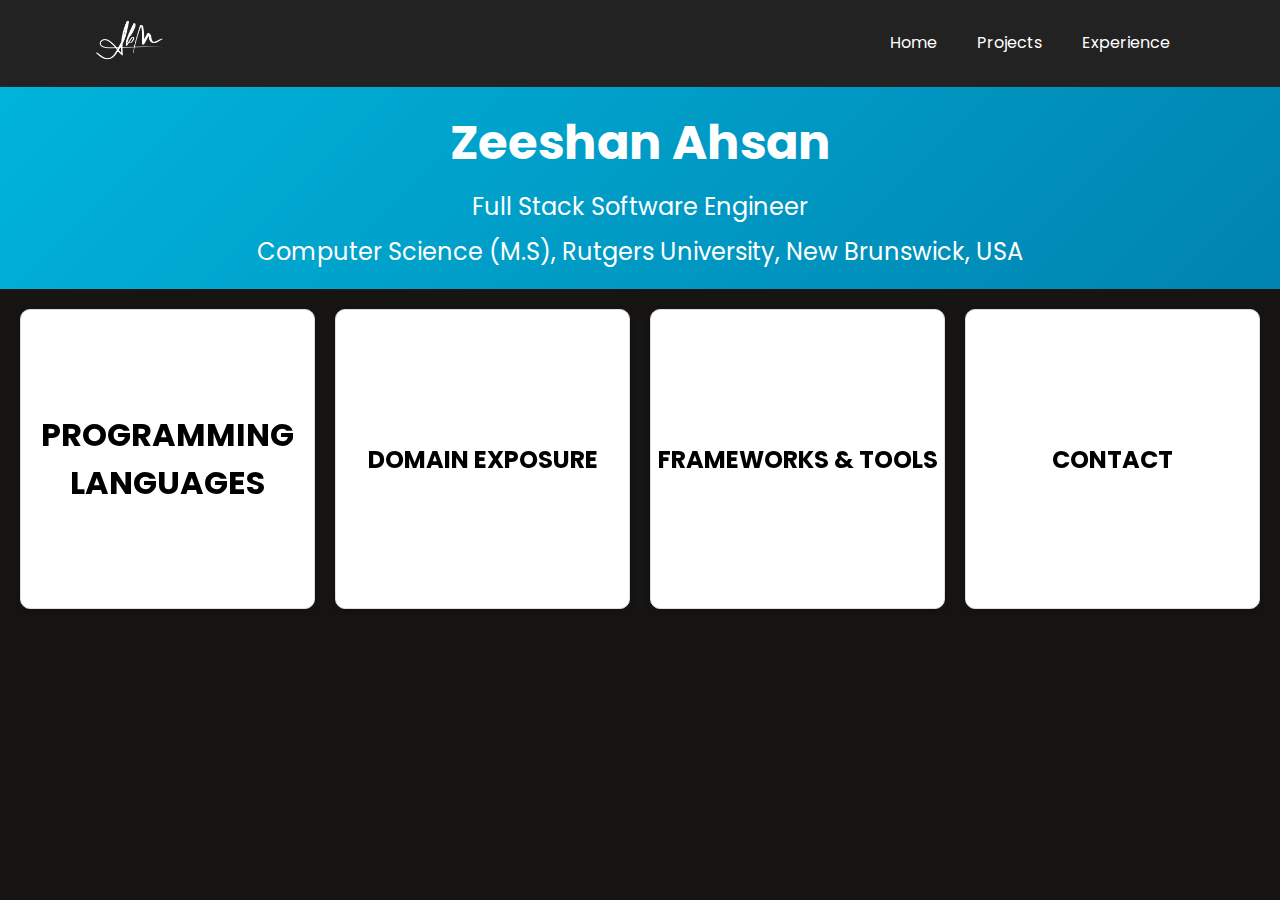
<file: index.html>
<!DOCTYPE html>
<html lang="en">
  <head>
    <meta charset="UTF-8" />
    <meta name="viewport" content="width=device-width, initial-scale=1.0" />

    <link
      href="https://fonts.googleapis.com/css2?family=Poppins:wght@400;500;600;700;800&display=swap"
      rel="stylesheet"
    />
    <title>Zeeshan Portfolio Website</title>

    <link rel="stylesheet" href="./static/style.css" />
    <style>
      body,
      html {
        margin: 0;
        padding: 0;
        width: 100%;
        height: 100%;
        font-family: "Poppins", sans-serif;
      }

      .mycontainer {
        display: flex;
        justify-content: space-between;
        align-items: center;
        padding: 10px;
        box-sizing: border-box;
        flex-wrap: wrap;
      }

      .card {
        flex: 1;
        margin: 10px;
        perspective: 1000px;
        max-width: 30%;
        box-sizing: border-box;
      }

      .card-inner {
        position: relative;
        width: 100%;
        height: 300px;
        text-align: center;
        transition: transform 0.6s;
        transform-style: preserve-3d;
        box-shadow: 0 4px 8px 0 rgba(0, 0, 0, 0.2);
        cursor: pointer;
      }

      .card:hover .card-inner,
      .card.active .card-inner {
        transform: rotateY(180deg);
      }

      .card-front,
      .card-back {
        position: absolute;
        width: 100%;
        height: 100%;
        backface-visibility: hidden;
        display: flex;
        align-items: center;
        justify-content: center;
        border-radius: 10px;
      }

      .card-front {
        background-color: #ffffff;
        color: black;
      }

      .card-back {
        background-color: #18b5af;
        color: white;
        transform: rotateY(180deg);
      }

      .about-text h2 {
        margin: 10px 0;
        padding: 5px 0;
      }

      .profile {
        display: flex;
        flex-direction: column;
        align-items: center;
        justify-content: center;
        height: auto;
        background: linear-gradient(135deg, #00b4db, #0083b0);
        color: white;
        padding: 20px;
        box-sizing: border-box;
        text-align: center;
      }

      .profile h1 {
        margin: 0;
        font-size: 3em;
      }

      .profile p {
        margin: 10px 0 0;
        font-size: 1.5em;
      }

      @media (max-width: 768px) {
        .mycontainer {
          flex-direction: column;
          align-items: flex-start;
        }

        .card {
          max-width: 100%;
          margin: 10px 0;
        }

        .profile h1 {
          font-size: 2em;
        }

        .profile p {
          font-size: 1em;
        }
      }
    </style>
  </head>
  <body>
    <header>
      <nav>
        <div class="logo">
          <img src="./static/logo.png" alt="logo" />
        </div>
        <div class="navbar">
          <div><a href="./index.html">Home</a></div>
          <div><a href="./projects.html">Projects</a></div>
          <div><a href="./experience.html">Experience</a></div>
        </div>
      </nav>
    </header>
    <section class="profile">
      <h1>Zeeshan Ahsan</h1>
      <p>Full Stack Software Engineer</p>
      <p>Computer Science (M.S), Rutgers University, New Brunswick, USA</p>
    </section>
    <section class="mycontainer about">
      <div class="card">
        <div class="card-inner">
          <div class="card-front">
            <h1>PROGRAMMING LANGUAGES</h1>
          </div>
          <div class="card-back">
            <h4>Java, Python, C++, TypeScript, Kotlin, SQL, Git</h4>
          </div>
        </div>
      </div>
      <div class="card">
        <div class="card-inner">
          <div class="card-front">
            <h2>DOMAIN EXPOSURE</h2>
          </div>
          <div class="card-back">
            <h4>Distributed Systems, Microservice Architecture, Service Oriented Architecture, System Design,
              Data Structures & Algorithms, Test Driven Development, Pair Programming, Machine Learning, Artificial Intelligence.
            </h4>
          </div>
        </div>
      </div>
      <div class="card">
        <div class="card-inner">
          <div class="card-front">
            <h2>FRAMEWORKS & TOOLS</h2>
          </div>
          <div class="card-back">
            <h4>
              Python, FastAPI, Django, React, D3.js, PyTest, REST API, Java, Spring Boot, SOAP Webservices, Git, Jenkins, Docker, Kubernetes, SQL, PostgreSQL, Linux, Maven, AWS DynamoDB, Redis, AWS, GitHub Actions, Swagger, Junit, TestNG, Elasticsearch, Logstash, Kibana, Apache Kafka, Solace MQ, Kotlin, C++, Locust, Artifactory, Terraform, NumPy, Pandas, PyTorch.
            </h4>
          </div>
        </div>
      </div>
      <div class="card">
        <div class="card-inner">
          <div class="card-front">
            <h2>CONTACT</h2>
          </div>
          <div class="card-back">
            <h4>
              Email :
              <a color: white;href="zeeshan.ahsan15@gmail.com">zeeshan.ahsan15@gmail.com</a>
              <br>
              <a color: white;href="z.ahsan@rutgers.edu">z.ahsan@rutgers.edu</a>
              <br>
              <br>
              Mobile : +1-848-313-4738
            </h4>
          </div>
        </div>
      </div>
    </section>
    <script>
      let activeCard = null;

      document.querySelectorAll(".card").forEach((card) => {
        card.addEventListener("click", function () {
          if (activeCard && activeCard !== card) {
            activeCard.classList.remove("active");
          }

          card.classList.toggle("active");
          activeCard = card.classList.contains("active") ? card : null;
        });
      });
    </script>
  </body>
</html>
</file>
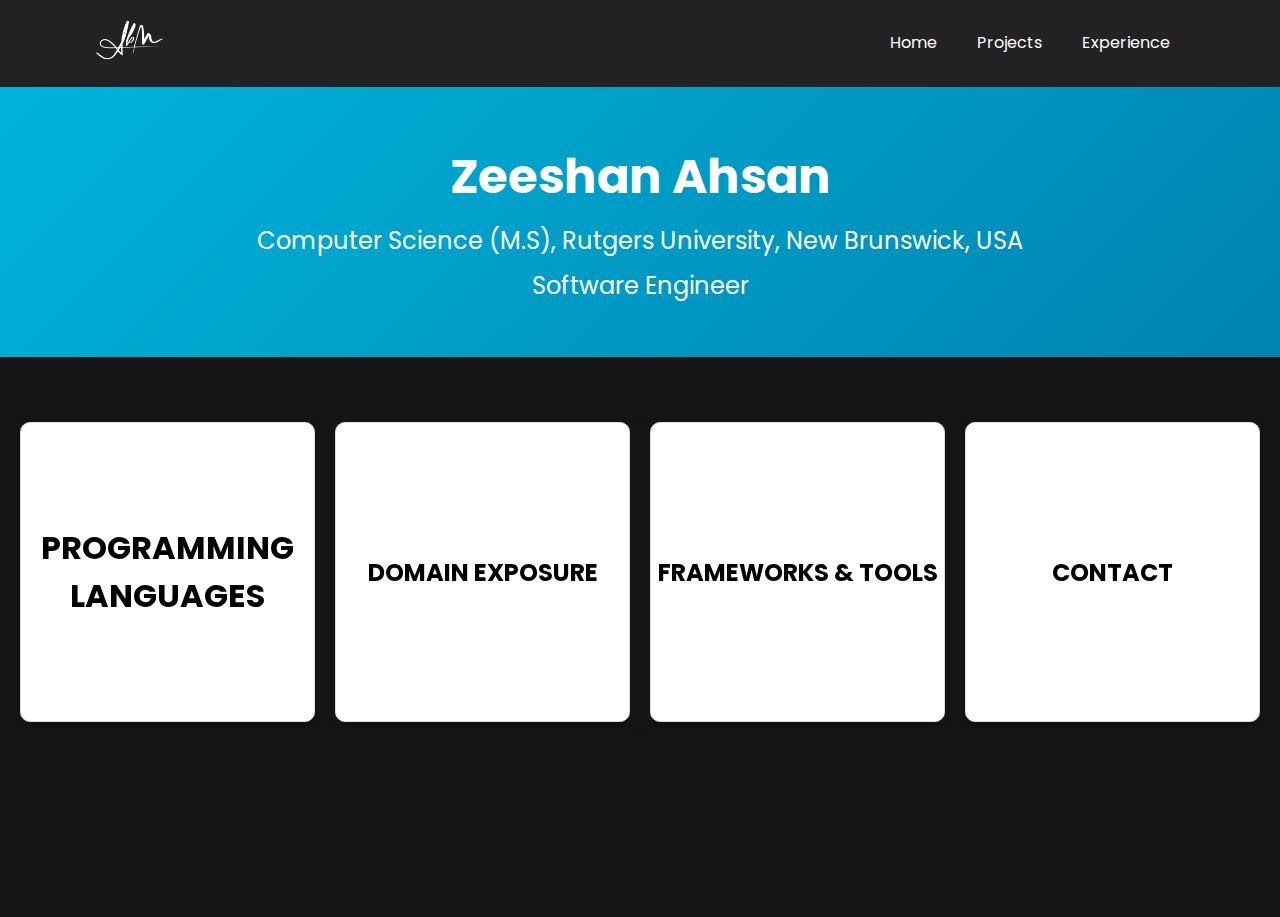
<file: bkp.html>
<!DOCTYPE html>
<html lang="en">
  <head>
    <meta charset="UTF-8" />
    <meta name="viewport" content="width=device-width, initial-scale=1.0" />

    <link
      href="https://fonts.googleapis.com/css2?family=Poppins:wght@400;500;600;700;800&display=swap"
      rel="stylesheet"
    />
    <title>Zeeshan Portfolio Website</title>

    <link rel="stylesheet" href="./static/style.css" />
    <style>
      body,
      html {
        margin: 0;
        padding: 0;
        width: 100%;
        height: 100%;
        overflow: hidden;
      }

      .mycontainer {
        display: flex;
        justify-content: space-between;
        align-items: center;
        height: 60vh;
        padding: 10px;
        box-sizing: content-box;
      }

      .card {
        flex: 1;
        margin: 0 10px;
        perspective: 1000px;
        max-width: 40%;
      }

      .card-inner {
        position: relative;
        width: 100%;
        height: 300px;
        text-align: center;
        transition: transform 0.6s;
        transform-style: preserve-3d;
        box-shadow: 0 4px 8px 0 rgba(0, 0, 0, 0.2);
        cursor: pointer;
      }

      .card:hover .card-inner {
        transform: rotateY(180deg);
      }

      .card-front,
      .card-back {
        position: absolute;
        width: 100%;
        height: 100%;
        backface-visibility: hidden;
        display: flex;
        align-items: center;
        justify-content: center;
        border-radius: 10px;
      }

      .card-front {
        background-color: #ffffff;
        color: black;
      }

      .card-back {
        background-color: #18b5af;
        color: white;
        transform: rotateY(180deg);
      }

      .about-text h2 {
        margin: 10px 0;
        padding: 5px 0;
      }

      .profile {
        display: flex;
        flex-direction: column;
        align-items: center;
        justify-content: center;
        height: 30vh;
        background: linear-gradient(135deg, #00b4db, #0083b0);
        color: white;
        padding: 20px;
        box-sizing: border-box;
        text-align: center;
      }

      .profile h1 {
        margin: 0;
        font-size: 3em;
      }

      .profile p {
        margin: 10px 0 0;
        font-size: 1.5em;
      }
    </style>
  </head>
  <body>
    <header>
      <nav>
        <div class="logo">
          <img src="./static/logo.png" alt="logo" />
        </div>
        <div class="navbar">
          <div><a href="./index.html">Home</a></div>
          <div><a href="./projects.html">Projects</a></div>
          <div><a href="./experience.html">Experience</a></div>
        </div>
      </nav>
    </header>
    <section class="profile">
      <h1>Zeeshan Ahsan</h1>
      <p>Computer Science (M.S), Rutgers University, New Brunswick, USA</p>
      <p>Software Engineer</p>
    </section>
    <section class="mycontainer about">
      <div class="card">
        <div class="card-inner">
          <div class="card-front">
            <h1>PROGRAMMING LANGUAGES</h1>
          </div>
          <div class="card-back">
            <h2>C++, Python, Java, Kotlin,SQL, Git</h2>
          </div>
        </div>
      </div>
      <div class="card">
        <div class="card-inner">
          <div class="card-front">
            <h2>DOMAIN EXPOSURE</h2>
          </div>
          <div class="card-back">
            <h3>
              Service Oriented Architecture, Artificial Intelligence, Machine
              Learning, Infrastructure as Code, Distributed Systems,
              Microservice Systems
            </h3>
            <br />
          </div>
        </div>
      </div>
      <div class="card">
        <div class="card-inner">
          <div class="card-front">
            <h2>FRAMEWORKS & TOOLS</h2>
          </div>
          <div class="card-back">
            <h3>
              Spring Boot, REST API's, SOAP Webservices, Android, Django,
              FastAPI, AWS, Linux, PyTorch, D3.js, ELK, Docker, Kubernetes,
              Redis, Terraform, GitHub Actions
            </h3>
          </div>
        </div>
      </div>
      <div class="card">
        <div class="card-inner">
          <div class="card-front">
            <h2>CONTACT</h2>
          </div>
          <div class="card-back">
            <h3>Email : z.ahsan@rutgers.edu</h3>
          </div>
        </div>
      </div>
    </section>
  </body>
</html>
</file>
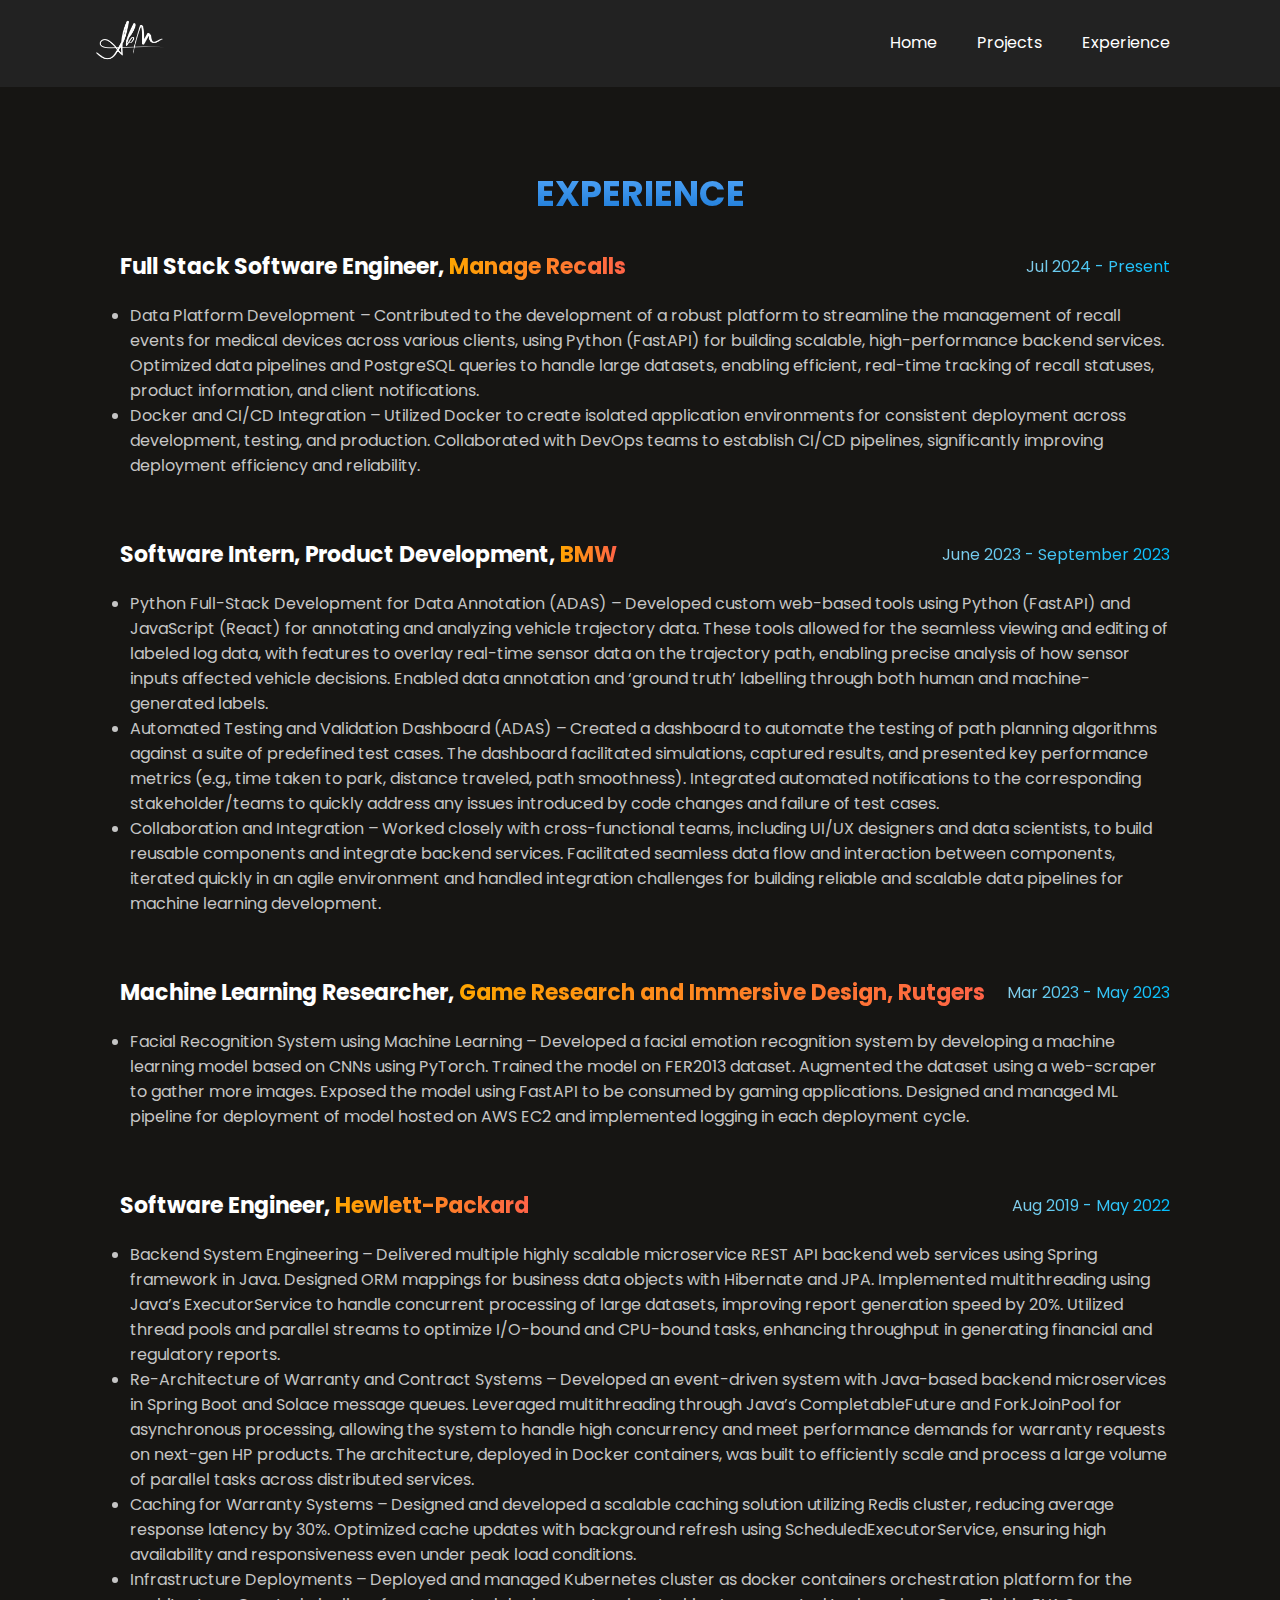
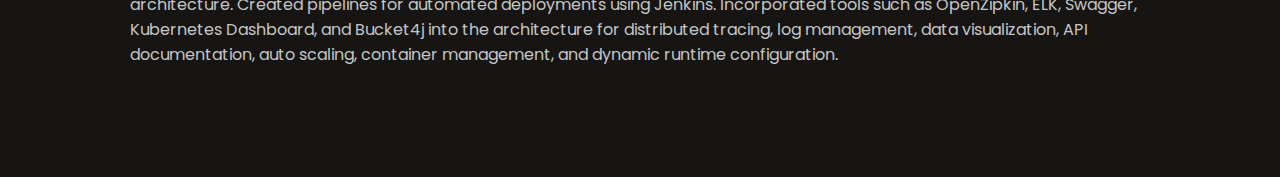
<file: experience.html>
<!DOCTYPE html>
<html lang="en">
  <head>
    <meta charset="UTF-8" />
    <meta name="viewport" content="width=device-width, initial-scale=1.0" />
    <link
      href="https://fonts.googleapis.com/css2?family=Poppins:wght@400;500;600;700;800&display=swap"
      rel="stylesheet"
    />
    <title>Zee's Projects</title>
    <link rel="stylesheet" href="./static/style.css" />
    <style>
      /* Optional CSS to style the list */
      ul {
          list-style-type: disc; /* Default bullet style */
          padding-left: 20px; /* Add some space on the left */
      }
  </style>
  </head>
  <body>
    <header>
      <nav>
        <div class="logo">
          <img src="./static/logo.png" alt="logo" />
        </div>
        <div class="navbar">
          <div><a href="index.html">Home</a></div>
          <div><a href="projects.html">Projects</a></div>
          <div><a href="experience.html">Experience</a></div>
        </div>
      </nav>
    </header>

    <section class="container">
      <h2 class="primary-heading heading-experience">EXPERIENCE</h2>
      <div class="experiences">
        <div class="experience-item">
          <div class="experience-title-container">
            <div class="experience-title">
              Full Stack Software Engineer,
              <span
                style="
                  background-image: linear-gradient(to right, #ffa500, #ff6347);
                  color: transparent;
                  background-clip: text;
                "
                >Manage Recalls</span
              >
            </div>
            <div class="date">
              <span
                style="
                  background-image: linear-gradient(to right, #87ceeb, #00bfff);
                  color: transparent;
                  background-clip: text;
                "
                >Jul 2024 - Present</span
              >
            </div>
          </div>
          <p>
            <ul>
              <li>Data Platform Development – Contributed to the development of a robust platform to streamline the management of recall events for medical devices across various clients, using Python (FastAPI) for building scalable, high-performance backend services. Optimized data pipelines and PostgreSQL queries to handle large datasets, enabling efficient, real-time tracking of recall statuses, product information, and client notifications.</li>
              <li>Docker and CI/CD Integration  – Utilized Docker to create isolated application environments for consistent deployment across development, testing, and production. Collaborated with DevOps teams to establish CI/CD pipelines, significantly improving deployment efficiency and reliability.</li>
            </ul>
          </p>
        </div>
        <div class="experience-item">
          <div class="experience-title-container">
            <div class="experience-title">
              Software Intern, Product Development,
              <span
                style="
                  background-image: linear-gradient(to right, #ffa500, #ff6347);
                  color: transparent;
                  background-clip: text;
                "
                >BMW</span
              >
            </div>
            <div class="date">
              <span
                style="
                  background-image: linear-gradient(to right, #87ceeb, #00bfff);
                  color: transparent;
                  background-clip: text;
                "
                >June 2023 - September 2023</span
              >
            </div>
          </div>
          <p>
            <ul>
              <li>Python Full-Stack Development for Data Annotation (ADAS) – Developed custom web-based tools using Python (FastAPI) and JavaScript (React) for annotating and analyzing vehicle trajectory data. These tools allowed for the seamless viewing and editing of labeled log data, with features to overlay real-time sensor data on the trajectory path, enabling precise analysis of how sensor inputs affected vehicle decisions. Enabled data annotation and ‘ground truth’ labelling through both human and machine-generated labels.</li>
              <li>Automated Testing and Validation Dashboard (ADAS) – Created a dashboard to automate the testing of path planning algorithms against a suite of predefined test cases. The dashboard facilitated simulations, captured results, and presented key performance metrics (e.g., time taken to park, distance traveled, path smoothness). Integrated automated notifications to the corresponding stakeholder/teams to quickly address any issues introduced by code changes and failure of test cases.</li>
              <li>Collaboration and Integration – Worked closely with cross-functional teams, including UI/UX designers and data scientists, to build reusable components and integrate backend services. Facilitated seamless data flow and interaction between components, iterated quickly in an agile environment and handled integration challenges for building reliable and scalable data pipelines for machine learning development.
              </li>
            </ul>
          </p>
        </div>
        <div class="experience-item">
          <div class="experience-title-container">
            <div class="experience-title">
              Machine Learning Researcher,
              <span
                style="
                  background-image: linear-gradient(to right, #ffa500, #ff6347);
                  color: transparent;
                  background-clip: text;
                "
                >Game Research and Immersive Design, Rutgers</span
              >
            </div>
            <div class="date">
              <span
                style="
                  background-image: linear-gradient(to right, #87ceeb, #00bfff);
                  color: transparent;
                  background-clip: text;
                "
                >Mar 2023 - May 2023</span
              >
            </div>
          </div>
          <p>
            <ul>
              <li>Facial Recognition System using Machine Learning – Developed a facial emotion recognition system by developing a machine learning model based on CNNs using PyTorch. Trained the model on FER2013 dataset. Augmented the dataset using a web-scraper to gather more images. Exposed the model using FastAPI to be consumed by gaming applications. Designed and managed ML pipeline for deployment of model hosted on AWS EC2 and implemented logging in each deployment cycle.</li>
            </ul>
          </p>
        </div>
        <div class="experience-item">
          <div class="experience-title-container">
            <div class="experience-title">
              Software Engineer,
              <span
                style="
                  background-image: linear-gradient(to right, #ffa500, #ff6347);
                  color: transparent;
                  background-clip: text;
                "
                >Hewlett-Packard</span
              >
            </div>
            <div class="date">
              <span
                style="
                  background-image: linear-gradient(to right, #87ceeb, #00bfff);
                  color: transparent;
                  background-clip: text;
                "
                >Aug 2019 - May 2022</span
              >
            </div>
          </div>
          <p>
            <ul>
              <li>Backend System Engineering – Delivered multiple highly scalable microservice REST API backend web services using Spring framework in Java. Designed ORM mappings for business data objects with Hibernate and JPA. Implemented multithreading using Java’s ExecutorService to handle concurrent processing of large datasets, improving report generation speed by 20%. Utilized thread pools and parallel streams to optimize I/O-bound and CPU-bound tasks, enhancing throughput in generating financial and regulatory reports.</li>
              <li>Re-Architecture of Warranty and Contract Systems – Developed an event-driven system with Java-based backend microservices in Spring Boot and Solace message queues. Leveraged multithreading through Java’s CompletableFuture and ForkJoinPool for asynchronous processing, allowing the system to handle high concurrency and meet performance demands for warranty requests on next-gen HP products. The architecture, deployed in Docker containers, was built to efficiently scale and process a large volume of parallel tasks across distributed services.</li>
              <li>Caching for Warranty Systems – Designed and developed a scalable caching solution utilizing Redis cluster, reducing average response latency by 30%. Optimized cache updates with background refresh using ScheduledExecutorService, ensuring high availability and responsiveness even under peak load conditions.</li>
              <li>Infrastructure Deployments – Deployed and managed Kubernetes cluster as docker containers orchestration platform for the architecture. Created pipelines for automated deployments using Jenkins. Incorporated tools such as OpenZipkin, ELK, Swagger, Kubernetes Dashboard, and Bucket4j into the architecture for distributed tracing, log management, data visualization, API documentation, auto scaling, container management, and dynamic runtime configuration.</li>
            </ul>
          </p>
        </div>
      </div>
    </section>
  </body>
</html>
</file>
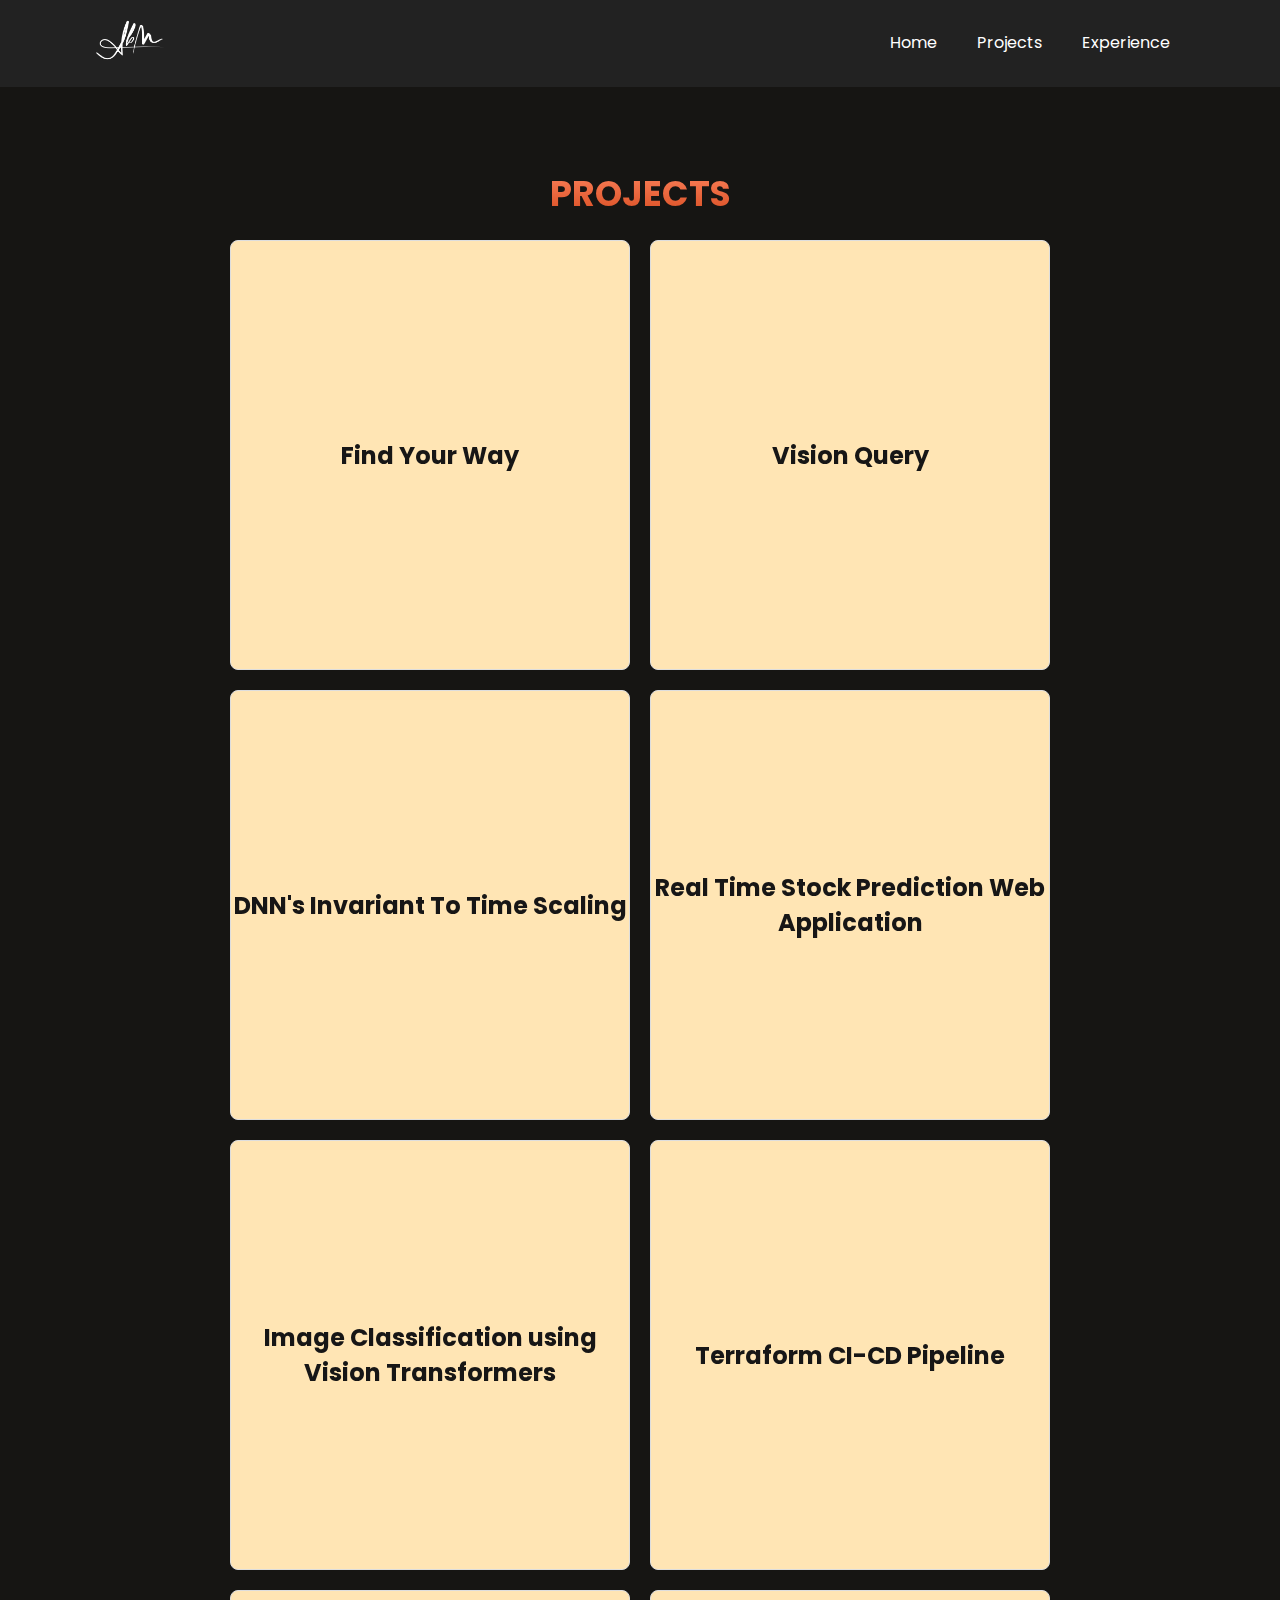
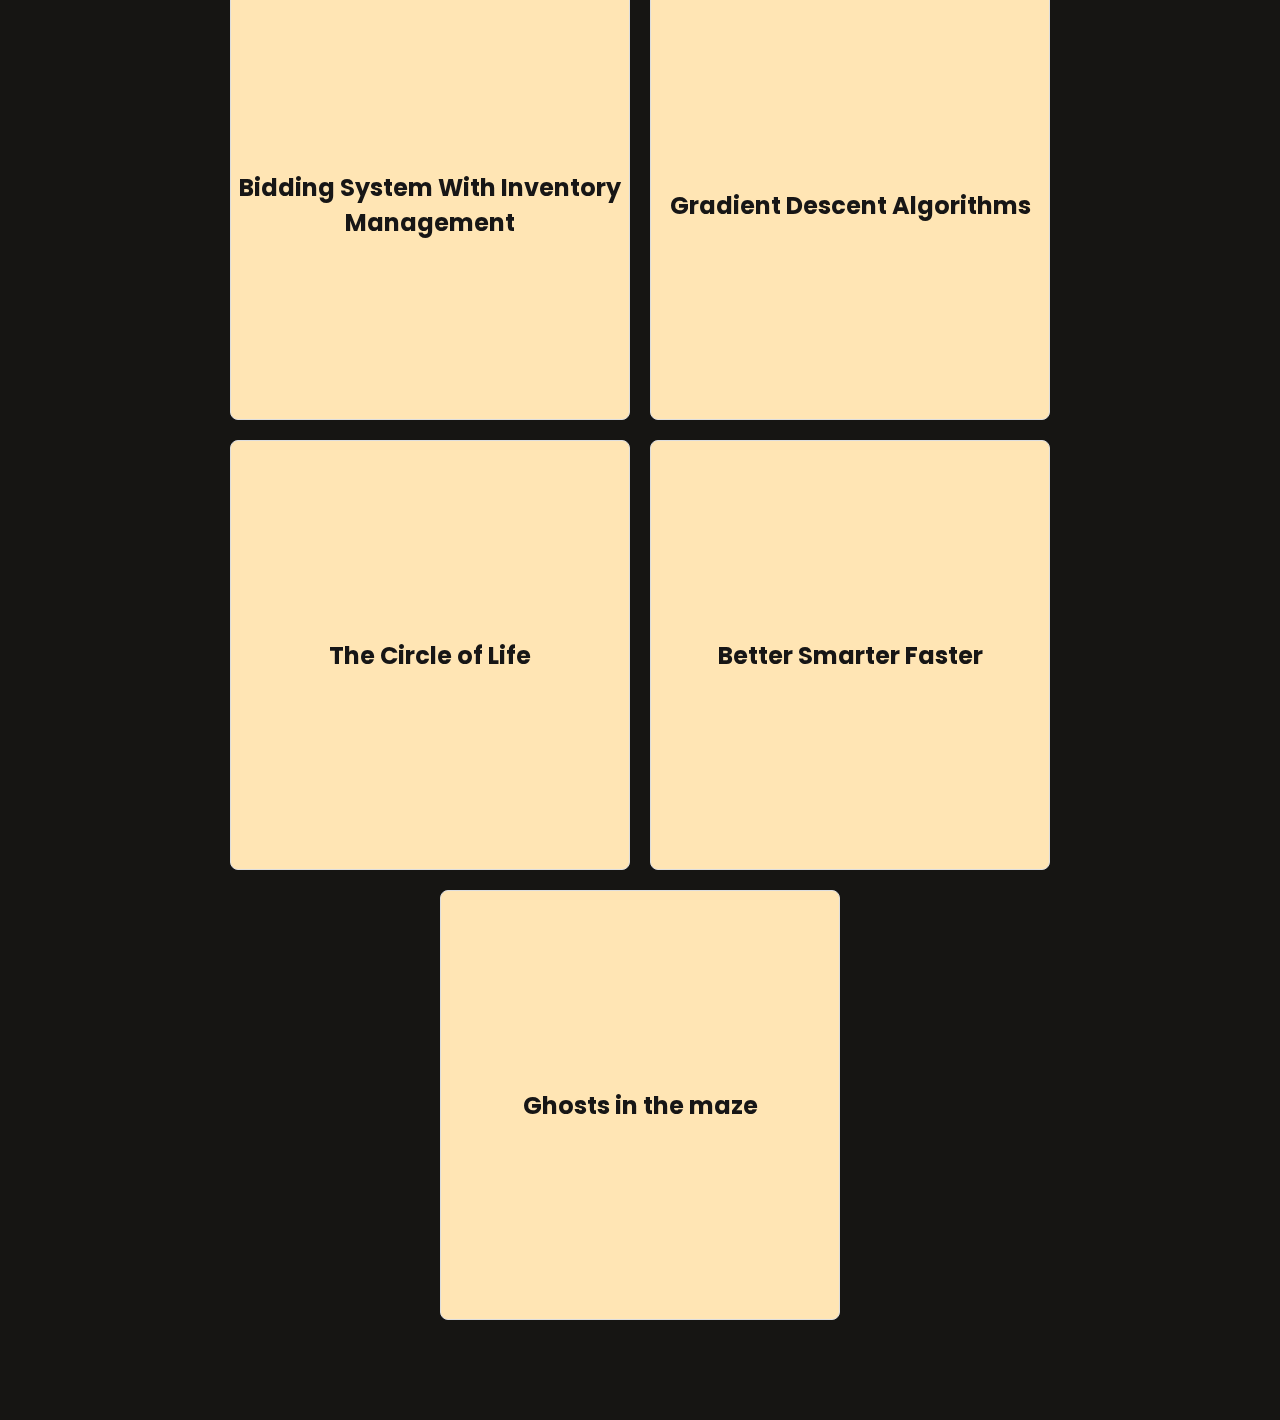
<file: projects.html>
<!DOCTYPE html>
<html lang="en">
  <head>
    <meta charset="UTF-8" />
    <meta name="viewport" content="width=device-width, initial-scale=1.0" />
    <link
      href="https://fonts.googleapis.com/css2?family=Poppins:wght@400;500;600;700;800&display=swap"
      rel="stylesheet"
    />
    <title>Zee's Projects</title>
    <link rel="stylesheet" href="./static/style.css" />
  </head>
  <body>
    <header>
      <nav>
        <div class="logo">
          <img src="./static/logo.png" alt="abm logo" />
        </div>
        <div class="navbar">
          <div><a href="./index.html">Home</a></div>
          <div><a href="./projects.html">Projects</a></div>
          <div><a href="./experience.html">Experience</a></div>
        </div>
      </nav>
    </header>
    <section class="container">
      <h2 class="primary-heading heading-project">PROJECTS</h2>
      <div class="card-container">
        <div class="card">
          <div class="card-inner">
            <div class="card-front">
              <h3 class="card-title">Find Your Way</h3>
            </div>
            <div class="card-back">
              <p class="card-description">
                Academic Final Exam project where a grid environment with walls
                is given, where the exact location of drone has to be found
                without any prior information about the drone location.
              </p>
              <p class="card-tools">
                Areas Explored: AI Agents, Probabilistic Modelling, Python,
                Pandas, Numpy, Djikstra Search, BFS, Randomized Prim's
                Algorithm.
              </p>
              <br />
              <p class="card-tools">
                <a href="https://github.com/zeeshanAhsan1/FindYourWay"
                  >CLICK HERE TO VISIT</a
                >
              </p>
            </div>
          </div>
        </div>
        <div class="card">
          <div class="card-inner">
            <div class="card-front">
              <h3 class="card-title">Vision Query</h3>
            </div>
            <div class="card-back">
              <p class="card-description">
                App made to ask questions about any uploaded image. It works on
                the Vision-and-Language Transformer (ViLT) which has been fine
                tuned on VQAv2 available on Hugging Face. Available in a
                dockerized env as well.
              </p>
              <p class="card-tools">
                Areas Explored: Vision Transformer(ViLT), FastAPI, REST API,
                Swagger, Docker
              </p>
              <br />
              <p class="card-tools">
                <a href="https://github.com/zeeshanAhsan1/Vision-Query"
                  >CLICK HERE TO VISIT</a
                >
              </p>
            </div>
          </div>
        </div>

        <div class="card">
          <div class="card-inner">
            <div class="card-front">
              <h3 class="card-title">DNN's Invariant To Time Scaling</h3>
            </div>
            <div class="card-back">
              <p class="card-description">
                Academic project where Deep Neural Network which is invariant to
                Time Scaling has been explored.
              </p>
              <p class="card-tools">
                Areas Explored: Time-Series Data, SITHCON Network, PyTorch
              </p>
              <br />
              <p class="card-tools">
                <a
                  href="https://github.com/zeeshanAhsan1/DNN-Invariant-To-Time-Scaling"
                  >CLICK HERE TO VISIT</a
                >
              </p>
            </div>
          </div>
        </div>
        <div class="card">
          <div class="card-inner">
            <div class="card-front">
              <h3 class="card-title">
                Real Time Stock Prediction Web Application
              </h3>
            </div>
            <div class="card-back">
              <p class="card-description">
                Academic project where the stock price prediction webapp uses
                LSTM Model trained on historical time series data and makes
                realtime predictions.
              </p>
              <p class="card-tools">
                Areas Explored: Time-Series data, LSTM Network, Keras, d3.js,
                Django
              </p>
              <br />
              <p class="card-tools">
                <a
                  href="https://github.com/zeeshanAhsan1/Realtime-Stock-Prediction-Webapp"
                  >CLICK HERE TO VISIT</a
                >
              </p>
            </div>
          </div>
        </div>
        <div class="card">
          <div class="card-inner">
            <div class="card-front">
              <h3 class="card-title">
                Image Classification using Vision Transformers
              </h3>
            </div>
            <div class="card-back">
              <p class="card-description">
                Academic Project where Image Classification has been explored
                using CNN based techniques and Tranformer Models.
              </p>
              <p class="card-tools">
                Areas Explored: CNN Models(ResNet50, VGG16, DenseNet121, VGG19,
                ResNet152), Transformer Models(ViT, CvT, BEiT, SWIN
                Transformer), PyTorch
              </p>
              <br />
              <p class="card-tools">
                <a
                  href="https://github.com/zeeshanAhsan1/Image-Classification-Using-Vision-Transformers"
                  >CLICK HERE TO VISIT</a
                >
              </p>
            </div>
          </div>
        </div>

        <div class="card">
          <div class="card-inner">
            <div class="card-front">
              <h3 class="card-title">Terraform CI-CD Pipeline</h3>
            </div>
            <div class="card-back">
              <p class="card-description">
                A complete implementation of a CI-CD pipeline. Everytime a push
                happens to the repository a new build is triggered via GitHub
                Actions.
              </p>
              <p class="card-tools">
                Areas Explored: Terraform, AWS(EC2, ECR, S3), FastAPI, GitHub
                Workflows
              </p>
              <br />
              <p class="card-tools">
                <a
                  href="https://github.com/zeeshanAhsan1/terraform-ci-cd-pipeline"
                  >CLICK HERE TO VISIT</a
                >
              </p>
            </div>
          </div>
        </div>

        <div class="card">
          <div class="card-inner">
            <div class="card-front">
              <h3 class="card-title">
                Bidding System With Inventory Management
              </h3>
            </div>
            <div class="card-back">
              <p class="card-description">
                Academic Project for Database Management Systems, which lets the
                user place a bid on inventory items, lets the user place
                automatic bids upto a user defined upper limit and buy the items
                in database.
              </p>
              <p class="card-tools">
                Areas Explored: MySQL, ER Diagrams, JAVA, Servlets, JSP, SQL
              </p>
              <br />
              <p class="card-tools">
                <a
                  href="https://github.com/zeeshanAhsan1/Bidding-System-With-Inventory-Management"
                  >CLICK HERE TO VISIT</a
                >
              </p>
            </div>
          </div>
        </div>

        <div class="card">
          <div class="card-inner">
            <div class="card-front">
              <h3 class="card-title">Gradient Descent Algorithms</h3>
            </div>
            <div class="card-back">
              <p class="card-description">
                Academic project for implementation of gradient descent
                techniques
              </p>
              <p class="card-tools">
                Areas Explored: Vanilla Gradient Descent, Gradient Descent with
                optimal Alpha / Step - size, Momentum Gradient Descent, Momentum
                Gradient Descent with optimum alpha and beta, Orthogonal
                Gradient Descent, Python, Pandas, Numpy
              </p>
              <br />
              <p class="card-tools">
                <a
                  href="https://github.com/zeeshanAhsan1/GradientDescentAlgorithms"
                  >CLICK HERE TO VISIT</a
                >
              </p>
            </div>
          </div>
        </div>

        <div class="card">
          <div class="card-inner">
            <div class="card-front">
              <h3 class="card-title">The Circle of Life</h3>
            </div>
            <div class="card-back">
              <p class="card-description">
                Academic project to build a probabilistic model of an
                environment in the presence of uncertainty, and use it to inform
                and direct decision making.
              </p>
              <p class="card-tools">
                Areas Explored: Graphs, Probabilistic Modelling, AI Agents,
                Djikstra Algorithm, BFS, DFS, Python, Pandas, Numpy
              </p>
              <br />
              <p class="card-tools">
                <a href="https://github.com/zeeshanAhsan1/theCircleOfLife"
                  >CLICK HERE TO VISIT</a
                >
              </p>
            </div>
          </div>
        </div>

        <div class="card">
          <div class="card-inner">
            <div class="card-front">
              <h3 class="card-title">Better Smarter Faster</h3>
            </div>
            <div class="card-back">
              <p class="card-description">
                Academic project where decisions are made based on utility
                functions in MDP setting and Neural Networks are constructed to
                predict utilities.
              </p>
              <p class="card-tools">
                Areas Explored: Graphs, Probabilistic Modelling, AI Agents,
                MDP(Utility Function), Neural Networks Djikstra Algorithm, BFS,
                DFS
              </p>
              <br />
              <p class="card-tools">
                <a href="https://github.com/zeeshanAhsan1/BetterSmarterFaster"
                  >CLICK HERE TO VISIT</a
                >
              </p>
            </div>
          </div>
        </div>

        <div class="card">
          <div class="card-inner">
            <div class="card-front">
              <h3 class="card-title">Ghosts in the maze</h3>
            </div>
            <div class="card-back">
              <p class="card-description">
                Academic project where there are moving ghosts chasing agents in
                a probabilistic environment and agent has to navigate to goal to
                win.
              </p>
              <p class="card-tools">
                Areas Explored: Grids, Probabilistic Modelling, AI Agents, BFS,
                DFS, Djikstra
              </p>
              <br />
              <p class="card-tools">
                <a href="https://github.com/zeeshanAhsan1/BetterSmarterFaster"
                  >CLICK HERE TO VISIT</a
                >
              </p>
            </div>
          </div>
        </div>

        <!-- Add more cards as needed -->
      </div>
    </section>
    <script>
      let activeCard = null;

      document.querySelectorAll(".card").forEach((card) => {
        card.addEventListener("click", function () {
          if (activeCard && activeCard !== card) {
            activeCard.classList.remove("active");
          }

          card.classList.toggle("active");
          activeCard = card.classList.contains("active") ? card : null;
        });
      });
    </script>
  </body>
</html>
</file>
<file: static/style.css>
/* Existing styles */
* {
  margin: 0;
  padding: 0;
  box-sizing: border-box;
}
body {
  font-family: "Poppins", sans-serif;
  background-color: #161513;
  color: #c5c5c5;
}
a {
  text-decoration: none;
}
header {
  background-color: #222;
}
nav {
  display: flex;
  justify-content: space-between;
  width: 1100px;
  margin: 0 auto;
}
.logo img {
  width: 80px;
}
.navbar {
  display: flex;
}
.navbar div {
  padding: 30px 20px;
}
.navbar a {
  color: #fff;
}
.container {
  width: 1100px;
  margin: 0 auto;
  padding: 80px 20px;
}
.avatar img {
  width: 251px;
}
.about {
  text-align: center;
}
.about-text {
  width: 652px;
  margin: 30px auto;
}
.about-text h1 {
  font-size: 55px;
  line-height: 1;
  color: #fff;
}
.about-text h2 {
  font-size: 55px;
  line-height: 1;
  color: #fff;
}
.about-text h1 > span {
  background: var(
    --Primary-Gradient,
    linear-gradient(116deg, #ff8660 71.79%, #9a33ff 95.51%)
  );
  background-clip: text;
  -webkit-background-clip: text;
  -webkit-text-fill-color: transparent;
}
.about-text p {
  font-size: 18px;
  margin-top: 30px;
}
.about-btn {
  margin-top: 30px;
}
.btn-primary {
  width: 195px;
  height: 64px;
  border-radius: 50px;
  border: 1px solid var(--Primary-Color, #fff);
  background: linear-gradient(
      0deg,
      var(--Primary-Color, #fff) 0%,
      var(--Primary-Color, #fff) 100%
    ),
    var(--Primary-Color, #fff);
  font-size: 22px;
  margin-right: 20px;
}
.btn-secondary {
  width: 195px;
  height: 64px;
  background: none;
  border: 2px solid #fff;
  border-radius: 50px;
  font-size: 22px;
  color: #fff;
}
.experience-with {
  text-align: center;
}
.experience-with h2 {
  font-size: 20px;
}
.experience-with-lang {
  display: flex;
  width: 500px;
  margin: 50px auto;
  justify-content: space-between;
}
.experience-with-lang img {
  width: 42px;
  cursor: pointer;
}
.primary-heading {
  text-align: center;
  font-size: 35px;
}
.heading-project {
  background: var(
    --Orange-Gradient,
    linear-gradient(180deg, #ff8660 0%, #d5491d 100%)
  );
  background-clip: text;
  -webkit-background-clip: text;
  -webkit-text-fill-color: transparent;
}
.projects {
  display: flex;
  justify-content: space-between;
  margin: 40px 0;
}
.project-item {
  background: #2a2a2a;
  margin: 20px;
  border-radius: 18px 18px 0 0;
}
.project-item img {
  width: 100%;
  border-radius: 18px 18px 0 0;
}
.project-title {
  padding: 15px;
}
.project-title h3 {
  color: #fff;
}
.project-title a {
  color: #fff;
}
.heading-experience {
  background: var(
    --Blue-Gradient,
    linear-gradient(180deg, #5badff 0%, #1373d1 100%)
  );
  background-clip: text;
  -webkit-background-clip: text;
  -webkit-text-fill-color: transparent;
}
.experience-item {
  padding: 30px 0;
}
.experience-title-container {
  display: flex;
  justify-content: space-between;
  align-items: center;
  margin-bottom: 20px;
}
.experience-title-container .date {
  margin-left: auto;
}
.experience-title {
  color: #fff;
  font-size: 22px;
  font-weight: bold;
  margin-left: 10px;
}
footer {
  background-color: #191919;
}
footer h2 {
  color: #fff;
  font-size: 24px;
  margin-bottom: 20px;
}
footer p {
  font-size: 15px;
}
.email-container {
  display: flex;
  align-items: center;
  margin-top: 40px;
}
.email-container img {
  margin-right: 10px;
}
.social-links {
  display: flex;
  margin-top: 40px;
}
.social-links img {
  margin-right: 20px;
}

/* Card Container */
.card-container {
  display: flex;
  flex-wrap: wrap;
  gap: 20px;
  justify-content: center;
  padding: 20px;
}
/* Individual Card */
.card {
  perspective: 1000px; /* Required for 3D flip effect */
  width: 400px;
  height: 430px;
}
.card-inner {
  position: relative;
  width: 100%;
  height: 100%;
  transition: transform 0.6s;
  transform-style: preserve-3d;
}
.card:hover .card-inner,
.card.active .card-inner {
  transform: rotateY(180deg);
}
/* .card:active .card-inner {
  transform: rotateY(180deg);
} */
/* Card Front and Back */
.card-front,
.card-back {
  position: absolute;
  width: 100%;
  height: 100%;
  backface-visibility: hidden;
  -webkit-backface-visibility: hidden; /* Safari */
}
.card-front {
  background: #ffe5b4;
  border: 1px solid #ddd;
  border-radius: 8px;
  display: flex;
  align-items: center;
  justify-content: center;
  color: #171616;
}
.card-back {
  background: #e6e6fa;
  border: 1px solid #ddd;
  border-radius: 8px;
  color: #666;
  transform: rotateY(180deg);
  padding: 20px;
  box-sizing: border-box;
}
.card-title {
  font-size: 1.5em;
  text-align: center;
}
.card-description {
  font-size: 1em;
  margin-bottom: 15px;
}
.card-tools {
  font-size: 0.9em;
  color: #747373;
}
/* Responsive Styles */
@media (max-width: 768px) {
  nav {
    flex-direction: column;
    align-items: center;
    width: 100%;
  }
  .navbar {
    flex-direction: column;
    align-items: center;
    width: 100%;
  }
  .navbar div {
    padding: 10px 0;
  }
  .container {
    width: 100%;
    padding: 20px;
  }
  .projects {
    flex-direction: column;
    align-items: center;
  }
  .project-item {
    width: 100%;
    margin: 20px 0;
  }
}
</file>
